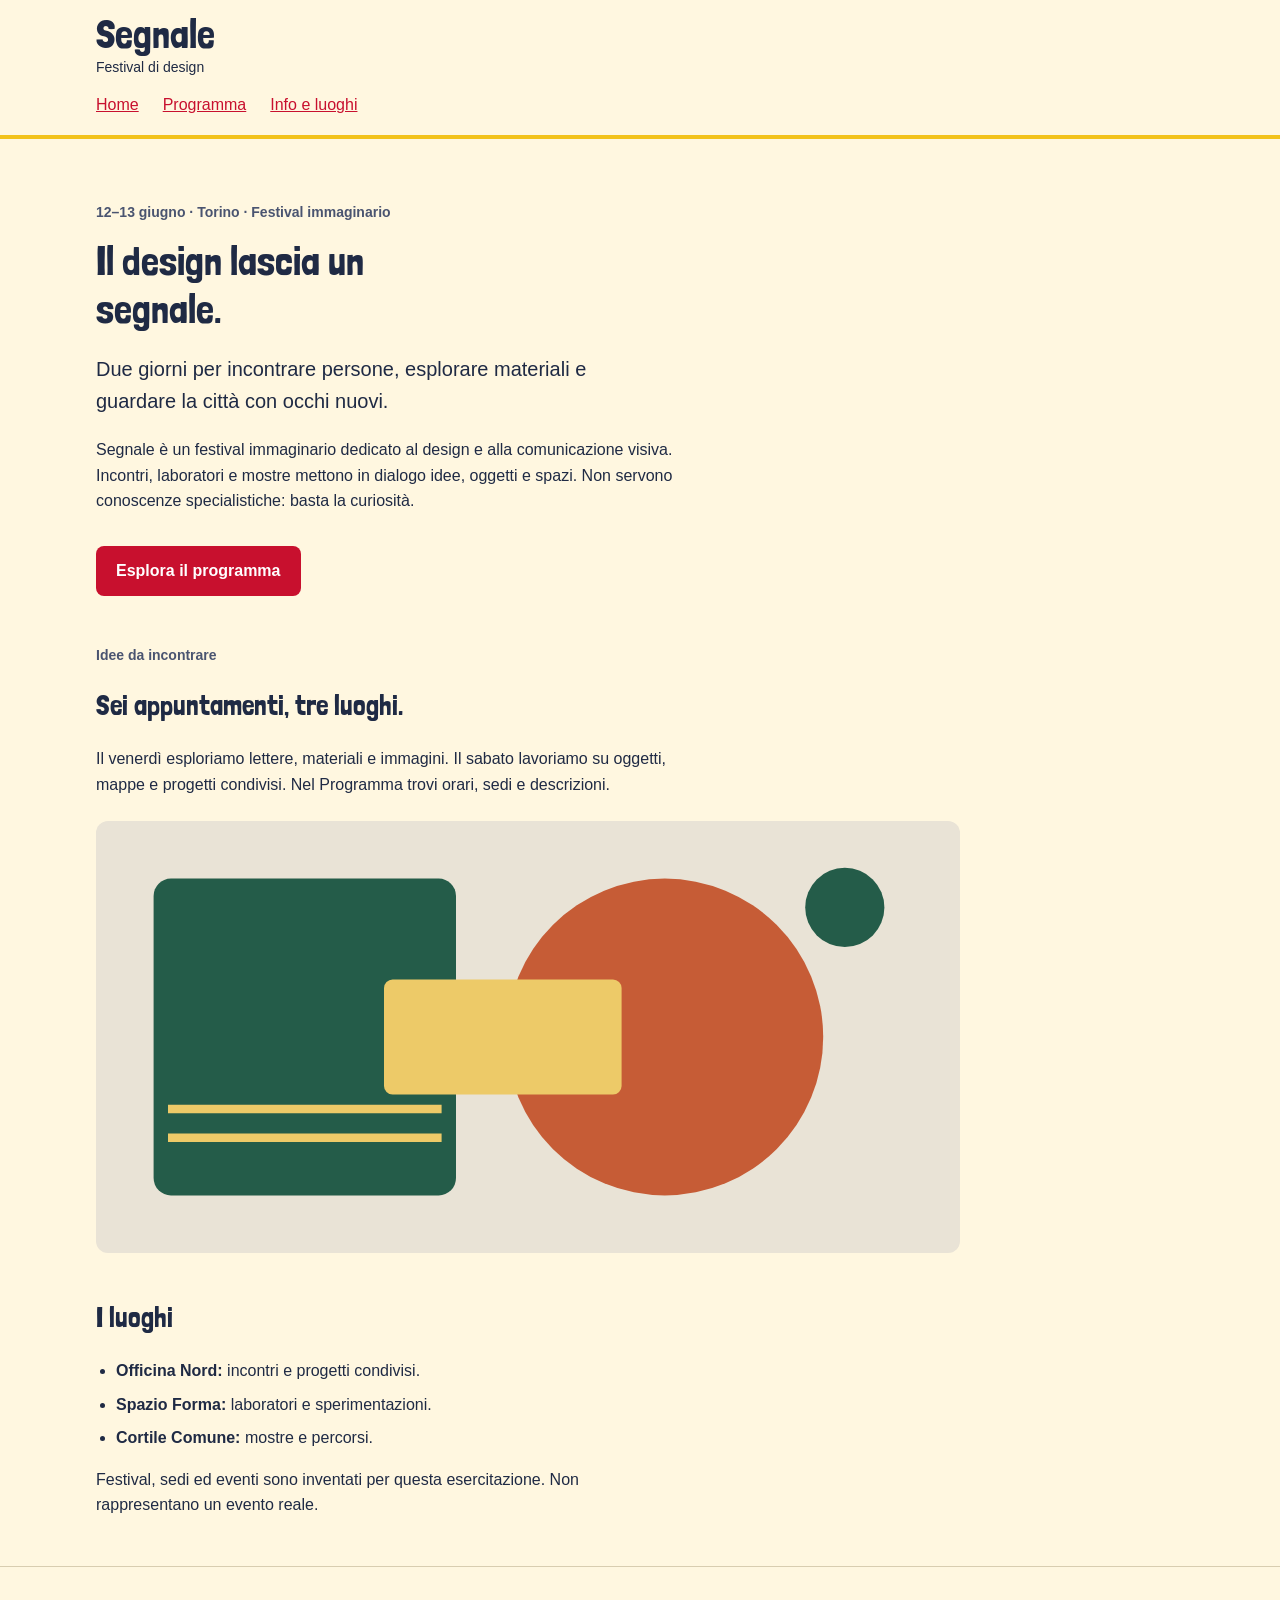
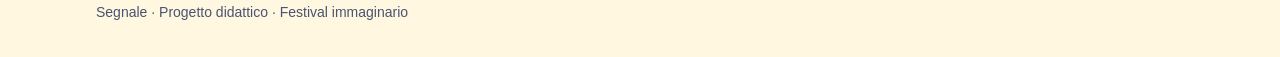
<file: index.html>
<!doctype html>
<html lang="it">
<head>
  <meta charset="utf-8">
  <meta name="viewport" content="width=device-width, initial-scale=1">
  <title>Segnale — Festival di design</title>
  <link rel="preconnect" href="https://fonts.googleapis.com">
  <link rel="preconnect" href="https://fonts.gstatic.com" crossorigin>
  <link href="https://fonts.googleapis.com/css2?family=Londrina+Solid:wght@400;900&display=swap" rel="stylesheet">
  <link rel="stylesheet" href="style.css">
</head>
<body>
  <a class="skip-link" href="#contenuto">Vai al contenuto</a>
  <header class="site-header">
    <div class="container">
      <a class="brand" href="index.html">Segnale<span>Festival di design</span></a>
      <nav>
        <a href="index.html">Home</a>
        <a href="programma.html">Programma</a>
        <a href="info.html">Info e luoghi</a>
      </nav>
    </div>
  </header>

  <main id="contenuto" class="container">
    <section class="intro">
      <p class="eyebrow">12–13 giugno · Torino · Festival immaginario</p>
      <h1 id="titolo-home">Il design lascia un segnale.</h1>
      <p class="lead">Due giorni per incontrare persone, esplorare materiali e guardare la città con occhi nuovi.</p>
      <p class="reading-text">Segnale è un festival immaginario dedicato al design e alla comunicazione visiva. Incontri, laboratori e mostre mettono in dialogo idee, oggetti e spazi. Non servono conoscenze specialistiche: basta la curiosità.</p>
      <a class="button-link" href="programma.html">Esplora il programma</a>
    </section>

    <section class="content-section">
      <p class="eyebrow">Idee da incontrare</p>
      <h2 id="titolo-festival">Sei appuntamenti, tre luoghi.</h2>
      <p class="reading-text">Il venerdì esploriamo lettere, materiali e immagini. Il sabato lavoriamo su oggetti, mappe e progetti condivisi. Nel Programma trovi orari, sedi e descrizioni.</p>
      <img class="festival-image" src="assets/festival.svg" alt="Composizione geometrica di cerchi e rettangoli nei colori del festival" width="1200" height="600">
    </section>

    <section class="content-section">
      <h2 id="titolo-luoghi">I luoghi</h2>
      <ul class="venues">
        <li><strong>Officina Nord:</strong> incontri e progetti condivisi.</li>
        <li><strong>Spazio Forma:</strong> laboratori e sperimentazioni.</li>
        <li><strong>Cortile Comune:</strong> mostre e percorsi.</li>
      </ul>
      <p class="reading-text">Festival, sedi ed eventi sono inventati per questa esercitazione. Non rappresentano un evento reale.</p>
    </section>
  </main>

  <footer class="site-footer"><div class="container"><p>Segnale · Progetto didattico · Festival immaginario</p></div></footer>
</body>
</html>
</file>
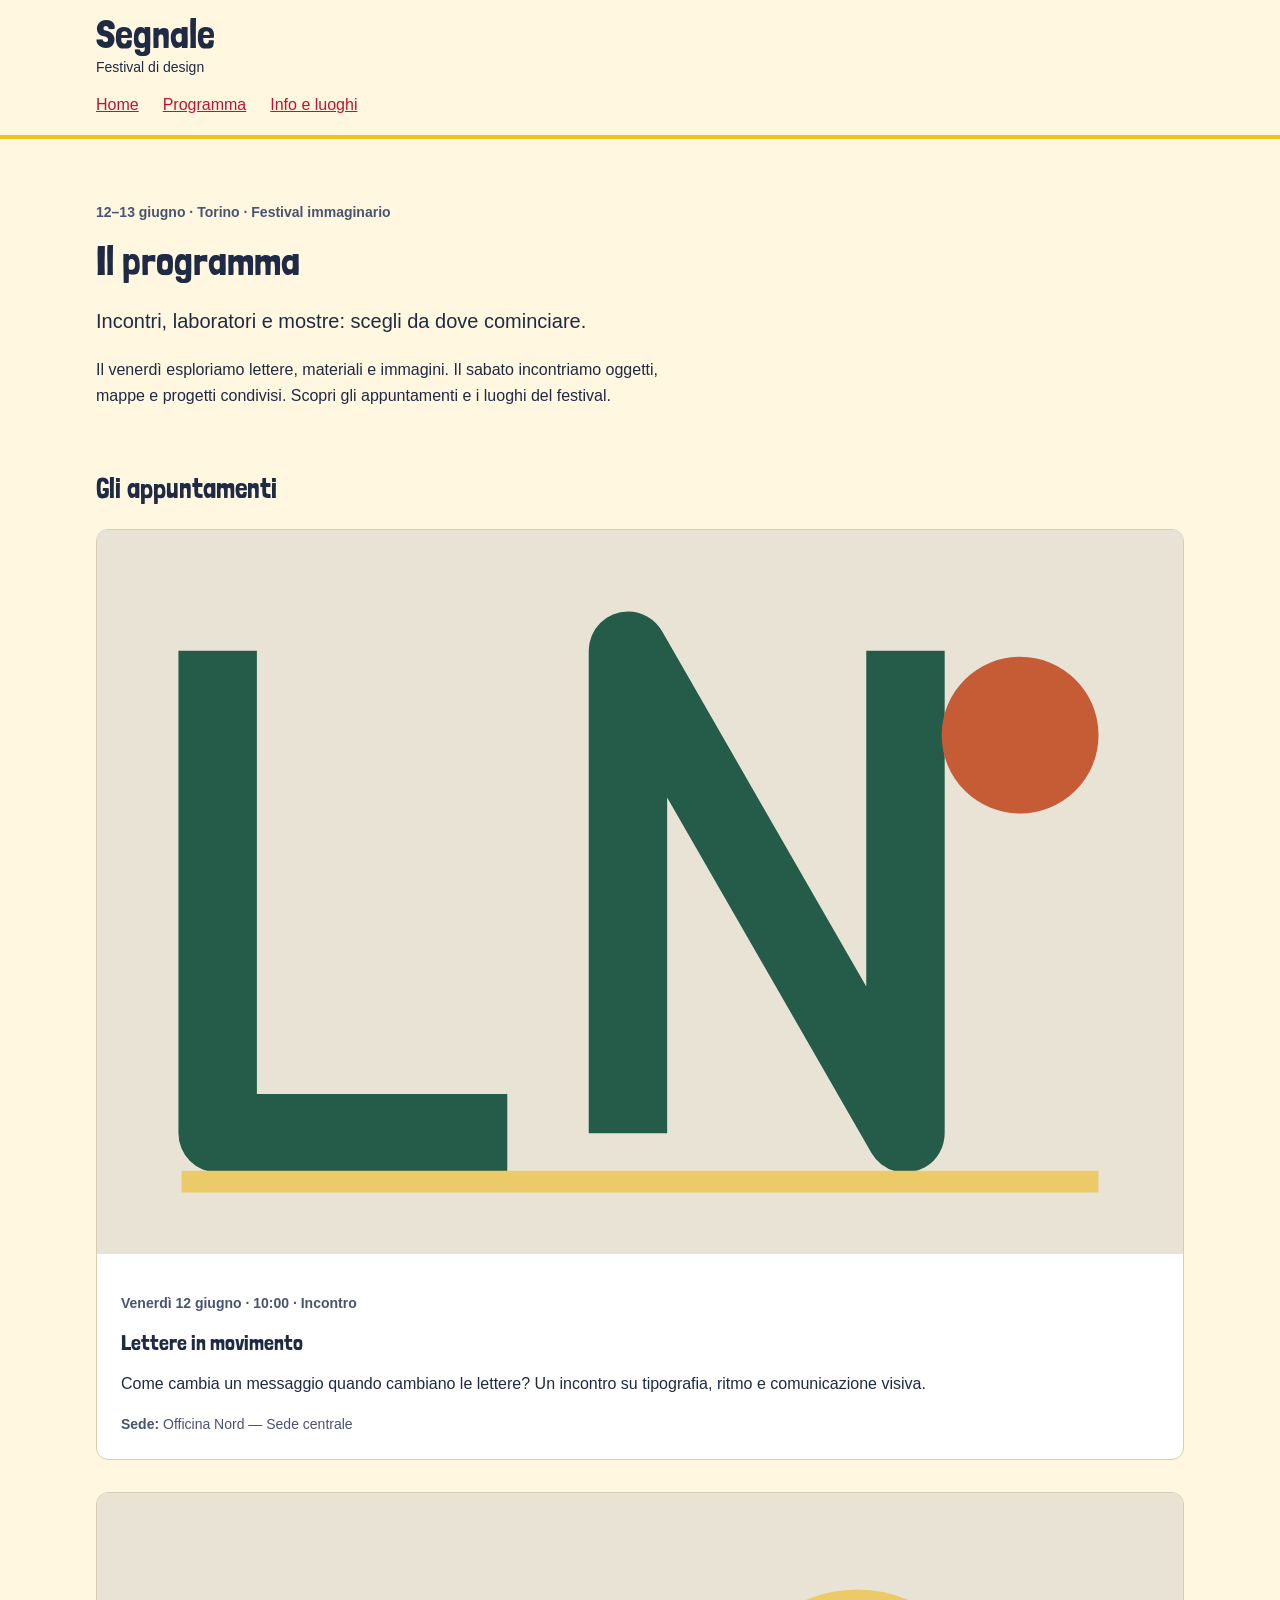
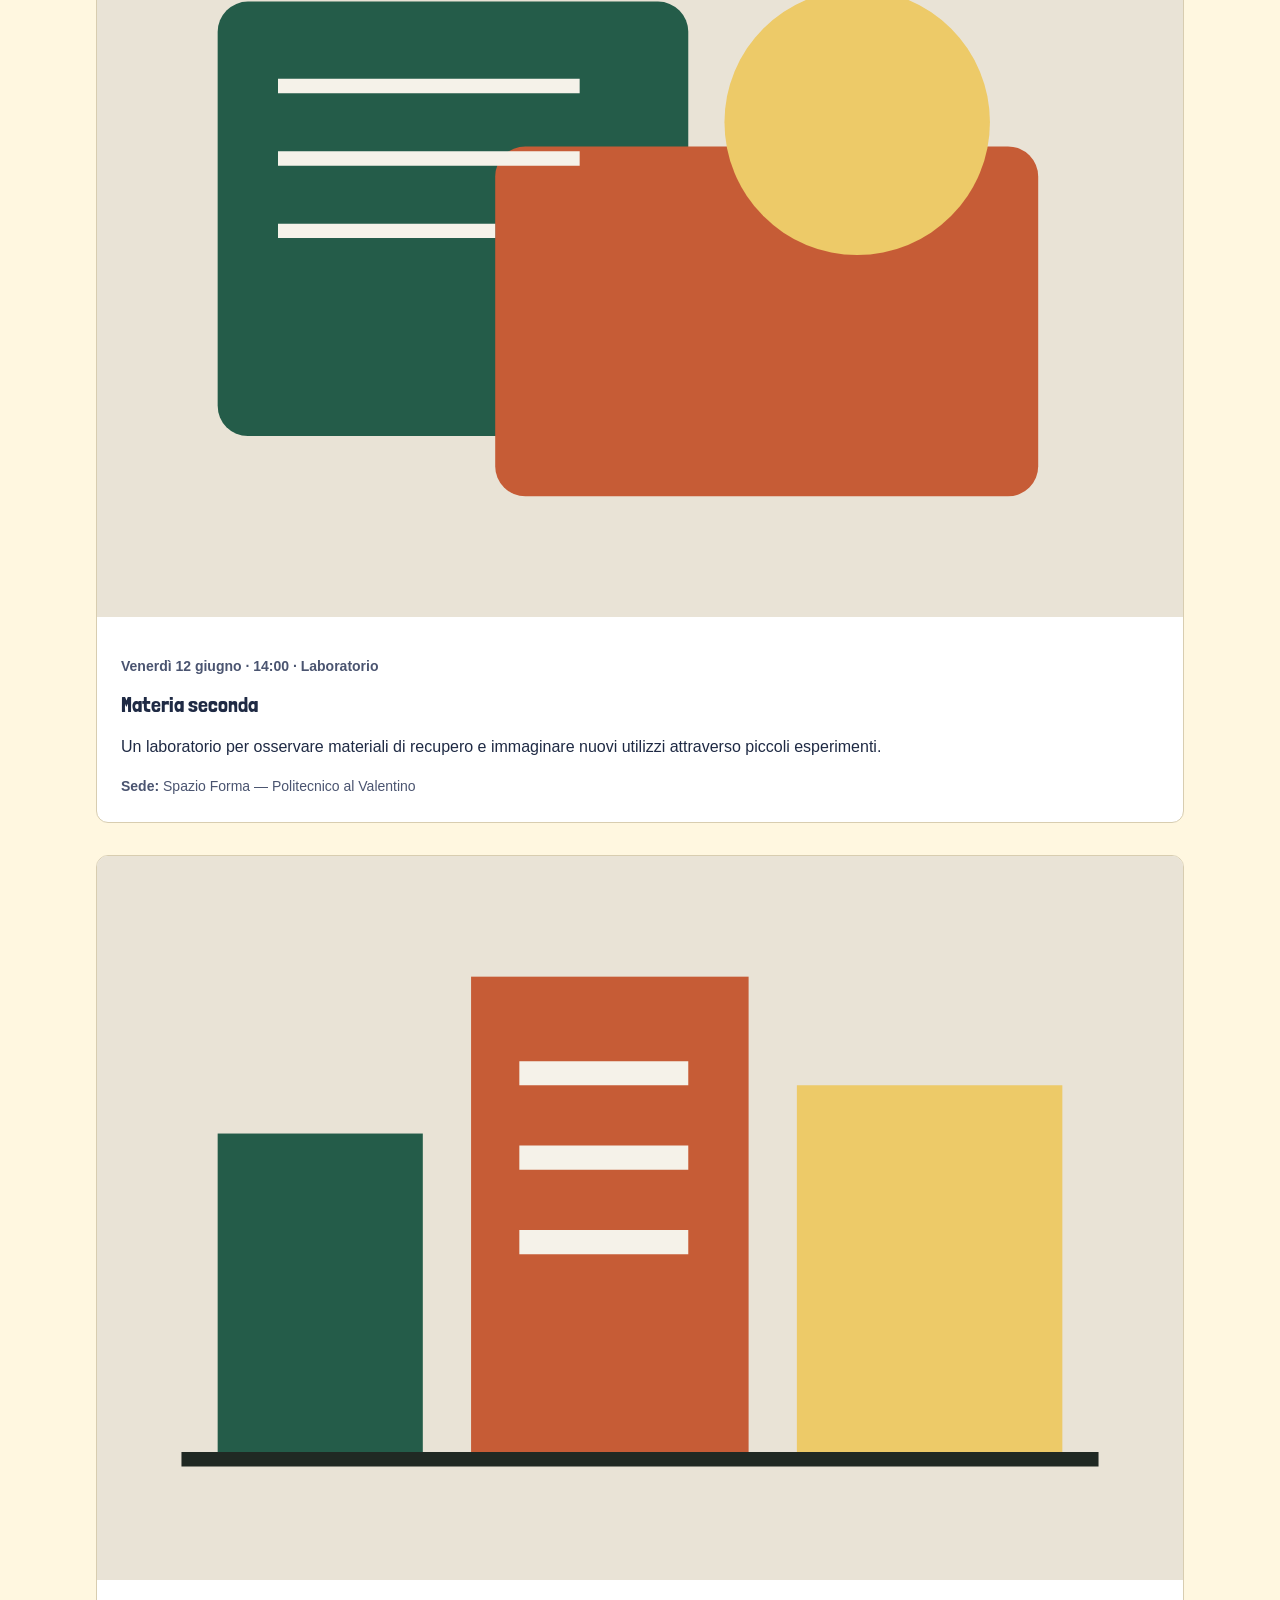
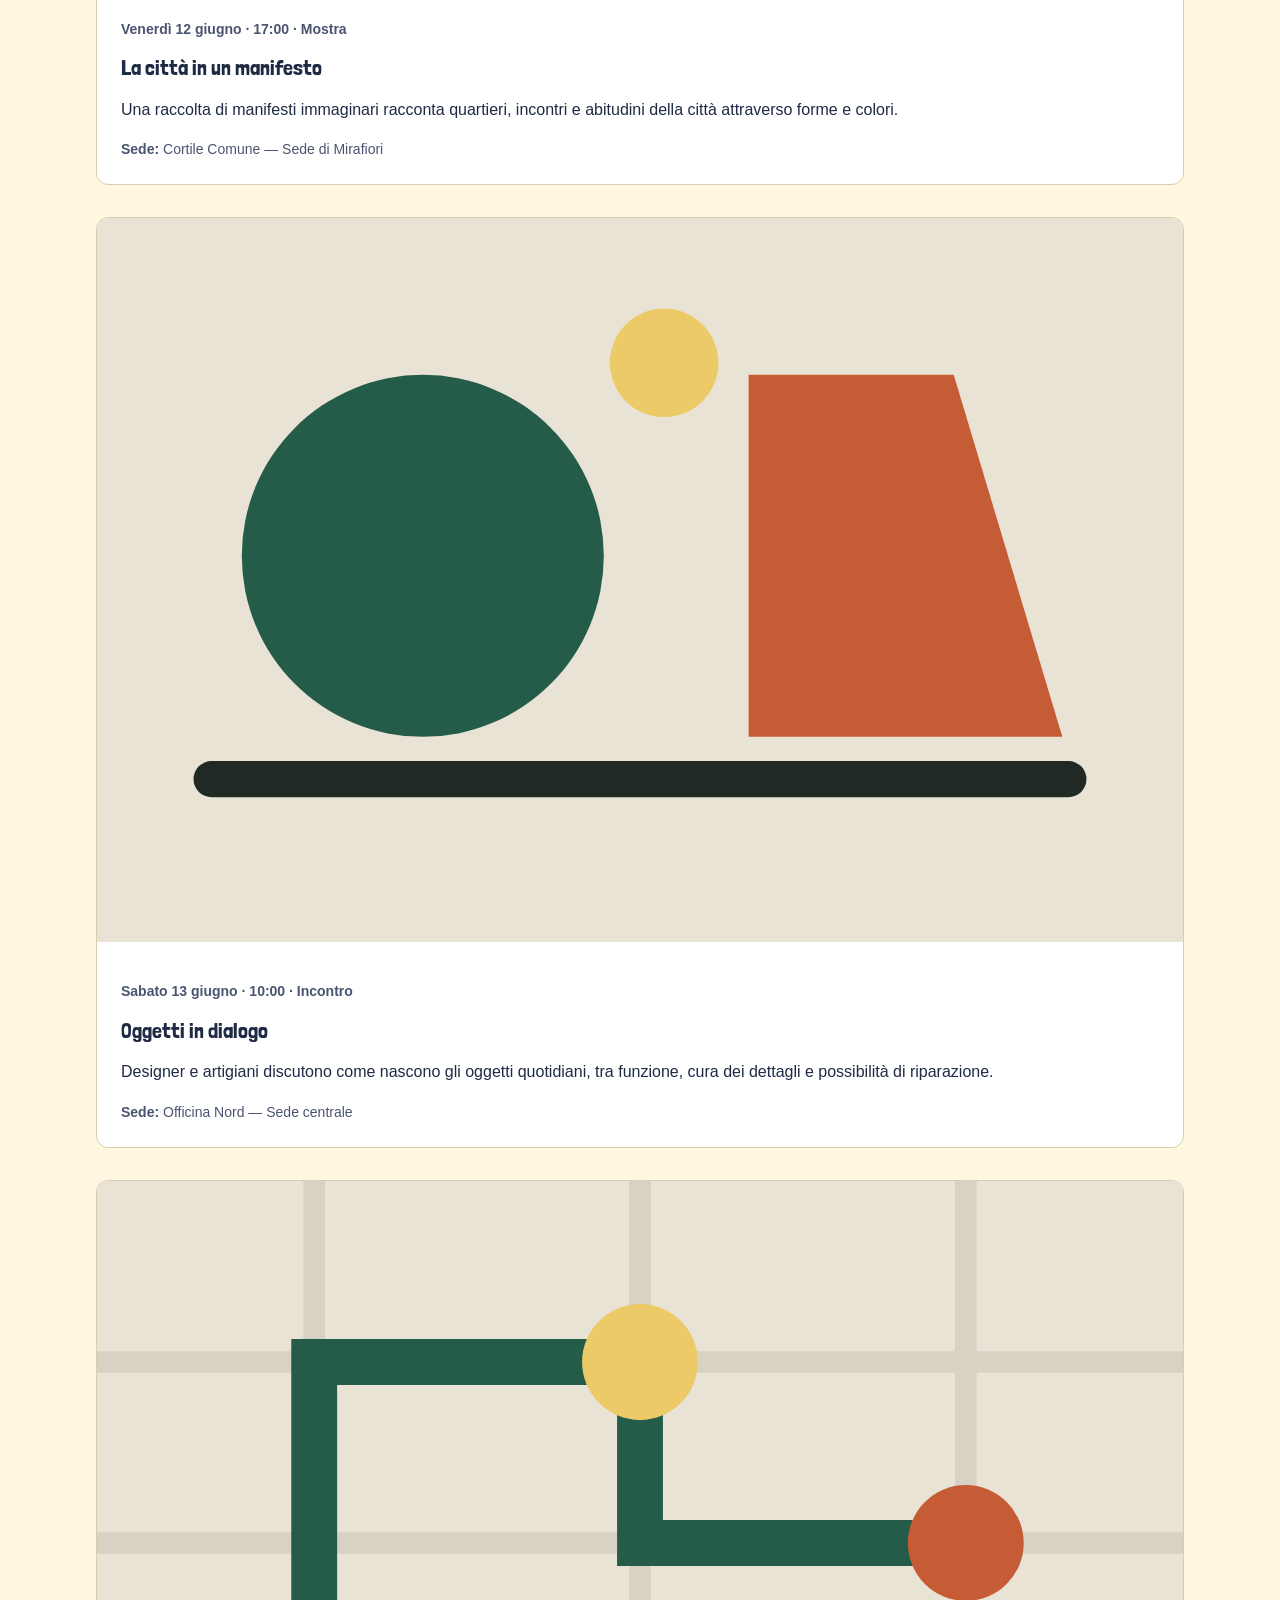
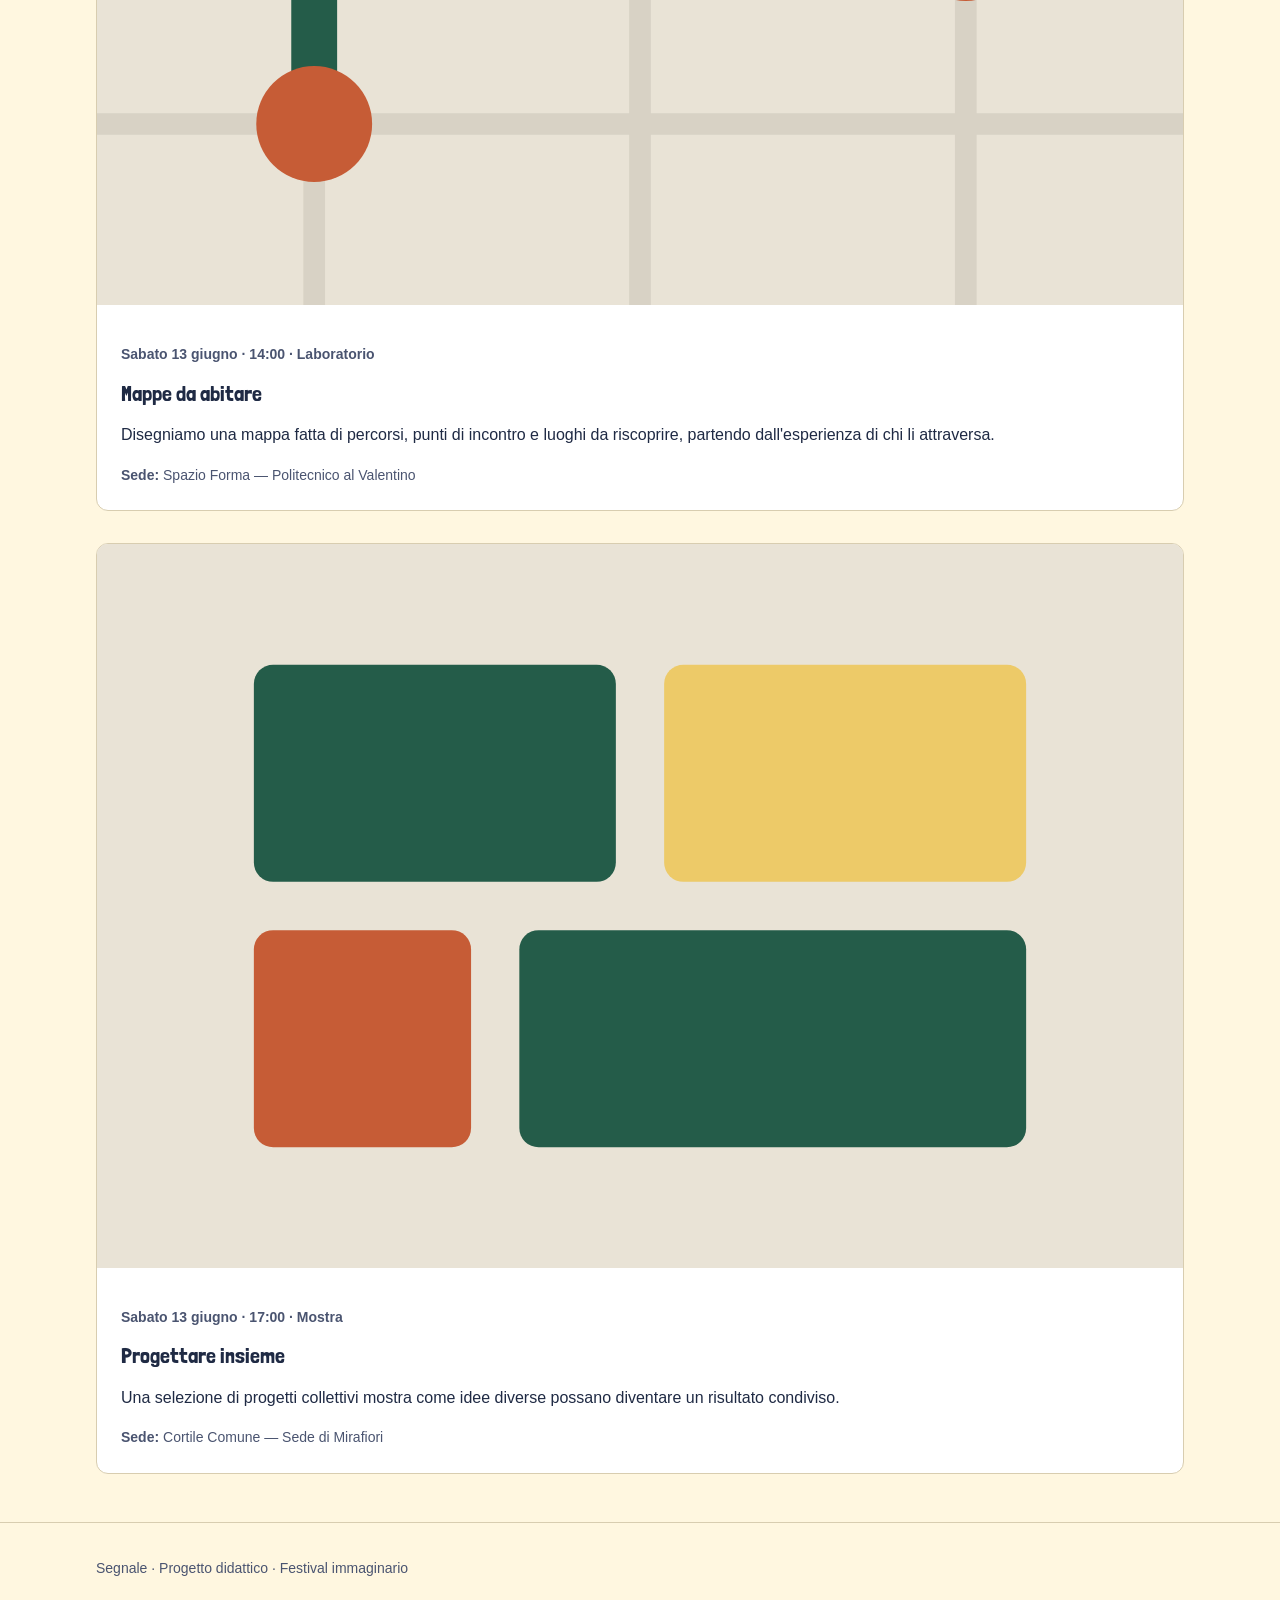
<file: programma.html>
<!doctype html>
<html lang="it">
<head>
  <meta charset="utf-8">
  <meta name="viewport" content="width=device-width, initial-scale=1">
  <title>Programma — Segnale</title>
  <link rel="preconnect" href="https://fonts.googleapis.com">
  <link rel="preconnect" href="https://fonts.gstatic.com" crossorigin>
  <link href="https://fonts.googleapis.com/css2?family=Londrina+Solid:wght@400;900&display=swap" rel="stylesheet">
  <link rel="stylesheet" href="style.css">
</head>
<body>
  <a class="skip-link" href="#contenuto">Vai al contenuto</a>
  <header class="site-header">
    <div class="container">
      <a class="brand" href="index.html">Segnale<span>Festival di design</span></a>
      <nav aria-label="Navigazione principale">
        <a href="index.html">Home</a>
        <a href="programma.html" aria-current="page">Programma</a>
        <a href="info.html">Info e luoghi</a>
      </nav>
    </div>
  </header>

  <main id="contenuto" class="container">
    <section class="intro">
      <p class="eyebrow">12–13 giugno · Torino · Festival immaginario</p>
      <h1 id="titolo-programma">Il programma</h1>
      <p class="lead">Incontri, laboratori e mostre: scegli da dove cominciare.</p>
      <p class="reading-text">Il venerdì esploriamo lettere, materiali e immagini. Il sabato incontriamo oggetti, mappe e progetti condivisi. Scopri gli appuntamenti e i luoghi del festival.</p>
    </section>

    <section class="content-section" aria-labelledby="titolo-eventi">
      <h2 id="titolo-eventi">Gli appuntamenti</h2>
      <p id="stato-programma" class="stato-programma" role="status">Caricamento del programma…</p>
      <div id="griglia-eventi" class="event-grid"></div>
      <noscript>
        <p class="stato-programma errore">Per vedere il programma serve JavaScript.</p>
      </noscript>
    </section>
  </main>

  <footer class="site-footer"><div class="container"><p>Segnale · Progetto didattico · Festival immaginario</p></div></footer>

  <script src="programma.js"></script>
</body>
</html>
</file>
<file: style.css>
/* Segnale: esempio completo della consegna su Home, Programma e Info. */

/* Valori condivisi: le regole interessate li richiamano con var(). */
:root {
  --colore-primario: #c8102e;
  --colore-primario-scuro: #9b0c22;
  --colore-accento: #f2c21b;
  --colore-sfondo: #fff7e0;
  --colore-testo: #1f2a44;
  --font-testo: Arial, Helvetica, sans-serif;
  --font-titoli: "Londrina Solid", sans-serif;
}

* {
  box-sizing: border-box;
}

body {
  margin: 0;
  background: var(--colore-sfondo);
  color: var(--colore-testo);
  font-family: var(--font-testo);
  font-size: 1rem;
  line-height: 1.6;
}

a {
  color: var(--colore-primario);
}

a:hover {
  text-decoration: underline;
}

a:focus {
  outline: 3px solid var(--colore-testo);
}

.container {
  width: 92%;
  max-width: 68rem;
  margin: 0 auto;
}

.site-header {
  position: sticky;
  top: 0;
  z-index: 1000;
  padding: 0.75rem 0;
  background: var(--colore-sfondo);
  border-bottom: 4px solid var(--colore-accento);
}

.brand {
  display: inline-block;
  color: var(--colore-testo);
  font-family: var(--font-titoli);
  font-size: 2.5rem;
  font-weight: 400;
  line-height: 1.1;
  text-decoration: none;
}

.brand span {
  display: block;
  margin-top: 0.25rem;
  font-family: var(--font-testo);
  font-size: 0.875rem;
  font-weight: normal;
}

nav {
  display: flex;
  flex-direction: column;
  gap: 0;
  margin-top: 0.5rem;
}

nav a {
  display: block;
  padding: 0.3rem 0;
}

.intro {
  padding: 3rem 0 1rem;
}

.eyebrow,
.event-meta {
  color: #4a5470;
  font-size: 0.875rem;
  font-weight: bold;
}

h1,
h2,
h3 {
  font-family: var(--font-titoli);
  font-weight: 400;
  line-height: 1.2;
}

h1 {
  max-width: 18ch;
  margin: 0.75rem 0 1.25rem;
  font-size: 2.5rem;
}

h2 {
  font-size: 1.75rem;
}

h3 {
  margin: 0.5rem 0 0.75rem;
  font-size: 1.375rem;
}

.lead {
  max-width: 48ch;
  font-size: 1.25rem;
}

.reading-text {
  max-width: 65ch;
}

.button-link {
  display: inline-block;
  margin-top: 1rem;
  padding: 0.75rem 1.25rem;
  border-radius: 0.5rem;
  background: var(--colore-primario);
  color: #ffffff;
  font-weight: bold;
  text-decoration: none;
}

.button-link:hover {
  background: var(--colore-primario-scuro);
}

.content-section {
  margin: 2rem 0 3rem;
}

.festival-image {
  display: block;
  width: 100%;
  max-width: 54rem;
  height: auto;
  margin-top: 1.5rem;
  border-radius: 0.75rem;
}

.venues {
  padding-left: 1.25rem;
}

.venues li {
  margin-bottom: 0.5rem;
}

/* Disposizione di base: una colonna. */
.event-grid {
  display: grid;
  grid-template-columns: 1fr;
  gap: 2rem;
}

.event-card {
  overflow: hidden;
  border: 1px solid #d8cdb0;
  border-radius: 0.75rem;
  background: #ffffff;
}

.event-card img {
  display: block;
  width: 100%;
  height: auto;
}

.event-body {
  padding: 1.5rem;
}

.event-place {
  margin-bottom: 0;
  color: #4a5470;
  font-size: 0.875rem;
}

/* Messaggi del Programma: caricamento, nessun evento, errore. */
.stato-programma {
  max-width: 65ch;
  margin: 1rem 0;
  padding: 1rem 1.25rem;
  border: 1px solid #d8cdb0;
  border-left: 6px solid var(--colore-accento);
  border-radius: 0.75rem;
  background: #ffffff;
}

.stato-programma.errore {
  border-left-color: var(--colore-primario);
}

.stato-programma[hidden] {
  display: none;
}

.site-footer {
  padding: 1.25rem 0;
  border-top: 1px solid #d8cdb0;
  color: #4a5470;
  font-size: 0.875rem;
}

.skip-link {
  position: absolute;
  top: -6rem;
  left: 1rem;
  padding: 0.75rem 1rem;
  background: #ffffff;
  color: var(--colore-testo);
}

.skip-link:focus {
  top: 1rem;
}

/* Galleria sedi (Swiper): stessa grammatica visiva delle card del Programma. */
.galleria-sedi {
  max-width: 54rem;
  margin-top: 1.5rem;
  padding-bottom: 4.5rem; /* spazio per i pulsanti sotto la didascalia */
  border: 1px solid #d8cdb0;
  border-radius: 0.75rem;
  background: #ffffff;
}

.slide-sede {
  margin: 0;
}

/* Stesso rettangolo per tutte le foto, senza deformarle. */
.slide-sede img {
  display: block;
  width: 100%;
  aspect-ratio: 16 / 9;
  height: auto;
  object-fit: cover;
}

.slide-sede figcaption {
  padding: 1.5rem 1.5rem 0;
}

.slide-sede h3 {
  margin-top: 0;
}

.slide-sede p {
  margin-bottom: 0;
}

/* Pulsanti precedente/successivo: stile dei .button-link, sotto la foto. */
.galleria-sedi .swiper-button-prev,
.galleria-sedi .swiper-button-next {
  top: auto;
  bottom: 1rem;
  width: 2.75rem;
  height: 2.75rem;
  margin-top: 0;
  padding: 0.75rem;
  border: 0;
  border-radius: 0.5rem;
  background: var(--colore-primario);
  color: #ffffff;
  --swiper-navigation-color: #ffffff;
  --swiper-navigation-size: 1.25rem;
}

.galleria-sedi .swiper-button-prev {
  left: 1.5rem;
}

.galleria-sedi .swiper-button-next {
  right: 1.5rem;
}

.galleria-sedi .swiper-button-prev:hover,
.galleria-sedi .swiper-button-next:hover {
  background: var(--colore-primario-scuro);
}

.galleria-sedi .swiper-button-prev:focus,
.galleria-sedi .swiper-button-next:focus {
  outline: 3px solid var(--colore-testo);
  outline-offset: 2px;
}

/* Da 600 px: due colonne. */
/* Mappa e indirizzi */
.mappa-contenitore {
  max-width: 54rem;
  margin-top: 1.5rem;
}

#mappa-sedi {
  display: block;
  width: 100%;
  height: 360px;
  border: 1px solid #d8cdb0;
  border-radius: 0.75rem;
}

@media (min-width: 768px) {
  #mappa-sedi {
    height: 480px;
  }
}

.indirizzi-sedi {
  display: grid;
  grid-template-columns: 1fr;
  gap: 1rem;
  max-width: 54rem;
  padding: 0;
  list-style: none;
}

@media (min-width: 768px) {
  .indirizzi-sedi {
    grid-template-columns: repeat(3, minmax(0, 1fr));
  }
}

.indirizzi-sedi li {
  display: flex;
  flex-direction: column;
  gap: 0.25rem;
  padding: 1.25rem;
  border: 1px solid #d8cdb0;
  border-radius: 0.75rem;
  background: #ffffff;
}

/* Meteo a Torino adesso */
.meteo-riquadro {
  max-width: 54rem;
  margin-top: 1.5rem;
  padding: 1.5rem;
  border: 1px solid #d8cdb0;
  border-left: 6px solid var(--colore-accento);
  border-radius: 0.75rem;
  background: #ffffff;
}

.meteo-riquadro.errore {
  border-left-color: var(--colore-primario);
}

.meteo-riquadro p {
  margin: 0 0 0.75rem;
}

.meteo-dati {
  display: grid;
  grid-template-columns: 1fr;
  gap: 1rem;
  margin: 0 0 1rem;
}

.meteo-dati[hidden],
.meteo-riquadro p[hidden] {
  display: none;
}

.meteo-dati dt {
  color: #4a5470;
  font-size: 0.875rem;
  font-weight: bold;
}

.meteo-dati dd {
  margin: 0;
  font-family: var(--font-titoli);
  font-size: 2rem;
  line-height: 1.2;
}

.meteo-nota,
.meteo-fonte {
  font-size: 0.875rem;
}

.meteo-fonte {
  margin-bottom: 0;
}

@media (min-width: 600px) {
  .meteo-dati {
    grid-template-columns: repeat(2, minmax(0, 1fr));
  }
}

/* Da 600 px: menu in riga */
@media (min-width: 600px) {
  nav {
    flex-direction: row;
    gap: 1.5rem;
  }
}
</file>
